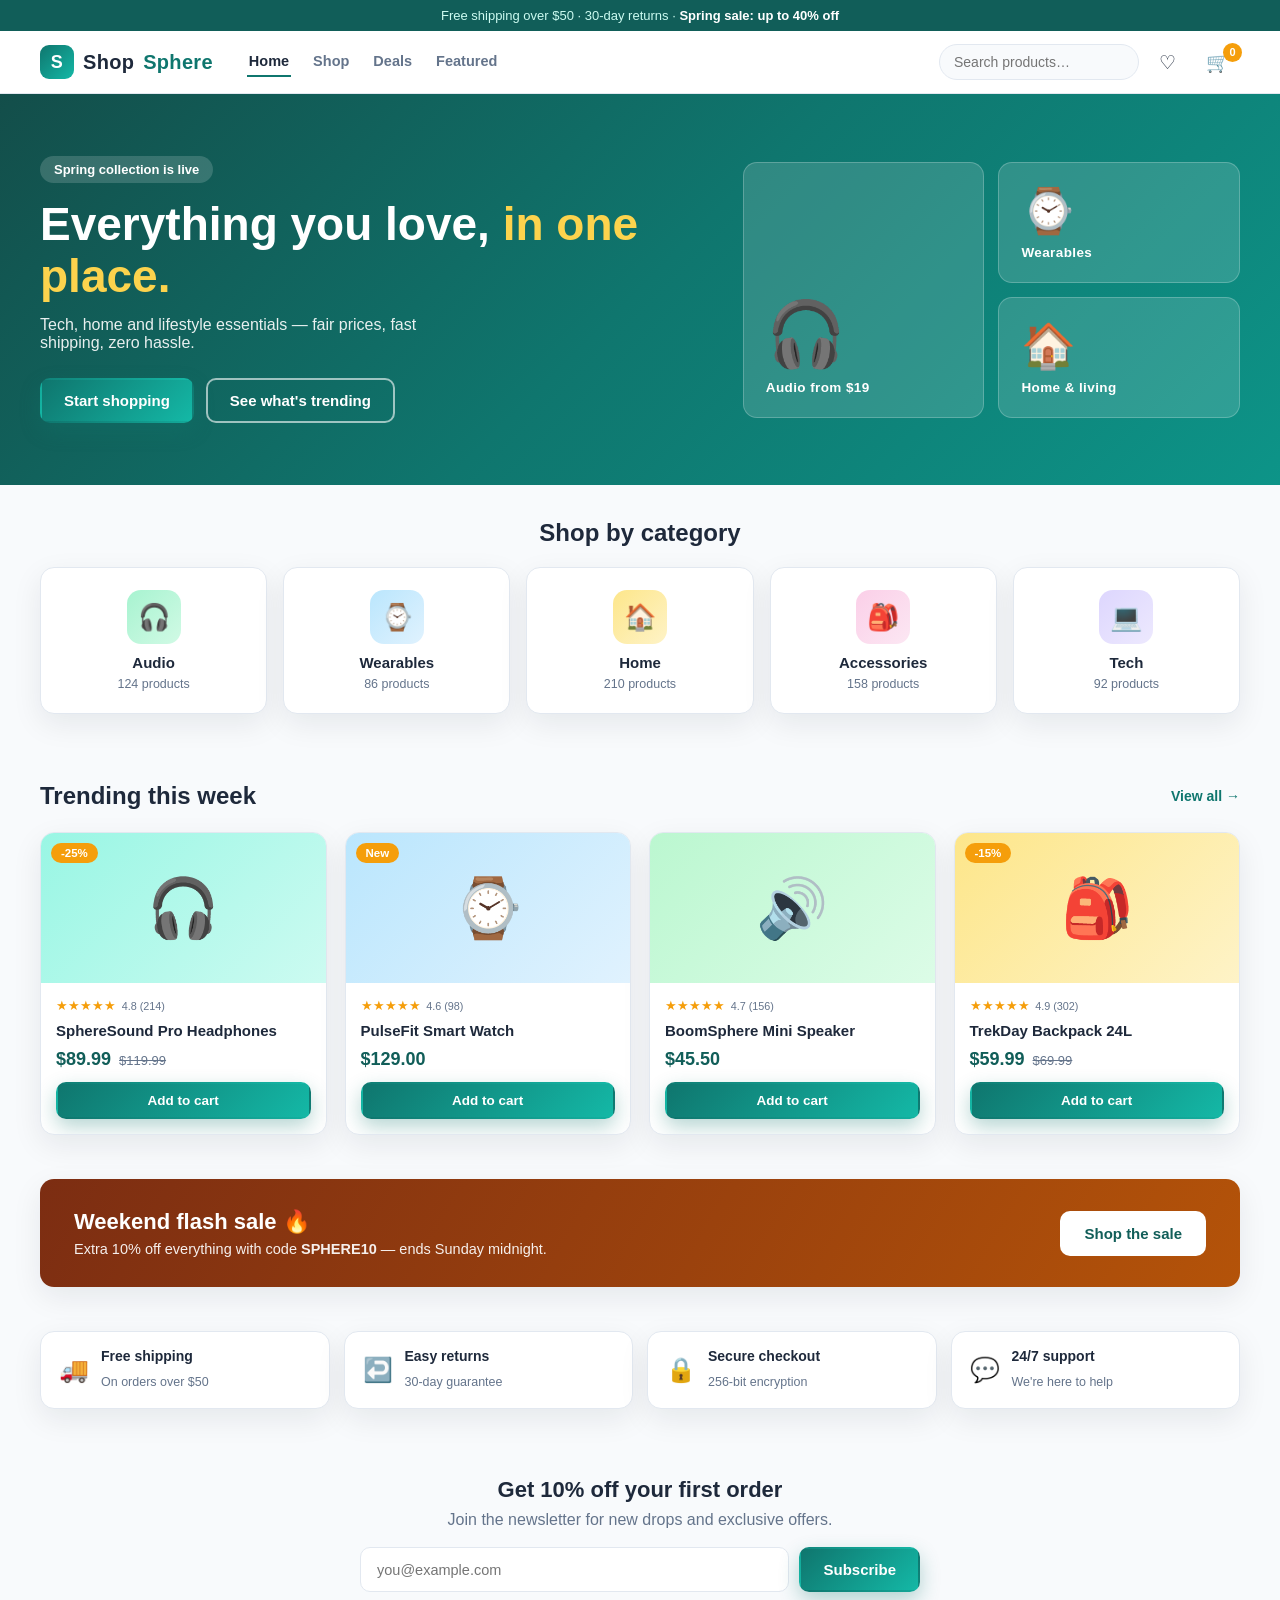
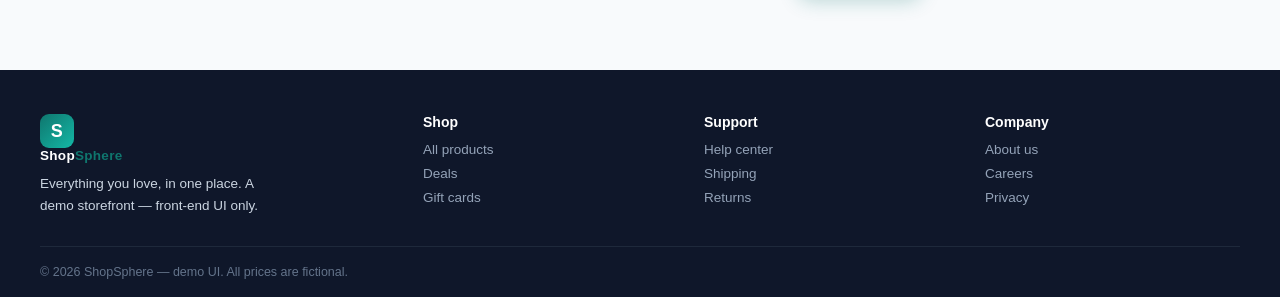
<file: index.html>
<!DOCTYPE html>
<html lang="en">
<head>
  <meta charset="UTF-8" />
  <meta name="viewport" content="width=device-width, initial-scale=1.0" />
  <title>ShopSphere — Everything you love, in one place</title>
  <link rel="stylesheet" href="styles.css" />
</head>
<body>
  <!-- ======= Top bar ======= -->
  <div class="topbar">Free shipping over $50 · 30-day returns · <strong>Spring sale: up to 40% off</strong></div>

  <!-- ======= Header ======= -->
  <header class="site-header">
    <div class="container header-inner">
      <a href="index.html" class="logo"><span class="logo-mark">S</span> Shop<span>Sphere</span></a>

      <nav class="main-nav" aria-label="Main">
        <a href="index.html" class="active">Home</a>
        <a href="shop.html">Shop</a>
        <a href="shop.html">Deals</a>
        <a href="product.html">Featured</a>
      </nav>

      <div class="header-actions">
        <div class="search-box">
          <input type="search" placeholder="Search products…" aria-label="Search products" />
        </div>
        <a href="#" class="icon-link" aria-label="Wishlist">♡</a>
        <a href="cart.html" class="cart-link" aria-label="View cart">🛒 <span class="cart-badge" id="cart-count">0</span></a>
      </div>
    </div>
  </header>

  <!-- ======= Hero ======= -->
  <section class="hero">
    <div class="container hero-inner">
      <div class="hero-copy">
        <p class="hero-kicker">Spring collection is live</p>
        <h1>Everything you love, <em>in one place.</em></h1>
        <p class="hero-sub">Tech, home and lifestyle essentials — fair prices, fast shipping, zero hassle.</p>
        <div class="hero-cta">
          <a href="shop.html" class="btn btn-primary">Start shopping</a>
          <a href="#trending" class="btn btn-ghost">See what's trending</a>
        </div>
      </div>
      <div class="hero-art" aria-hidden="true">
        <div class="hero-card hc-1">🎧 <span>Audio from $19</span></div>
        <div class="hero-card hc-2">⌚ <span>Wearables</span></div>
        <div class="hero-card hc-3">🏠 <span>Home &amp; living</span></div>
      </div>
    </div>
  </section>

  <!-- ======= Categories ======= -->
  <section class="container section">
    <h2 class="center">Shop by category</h2>
    <div class="category-grid">
      <a href="shop.html" class="category-card"><span class="cat-icon c-1">🎧</span><strong>Audio</strong><small>124 products</small></a>
      <a href="shop.html" class="category-card"><span class="cat-icon c-2">⌚</span><strong>Wearables</strong><small>86 products</small></a>
      <a href="shop.html" class="category-card"><span class="cat-icon c-3">🏠</span><strong>Home</strong><small>210 products</small></a>
      <a href="shop.html" class="category-card"><span class="cat-icon c-4">🎒</span><strong>Accessories</strong><small>158 products</small></a>
      <a href="shop.html" class="category-card"><span class="cat-icon c-5">💻</span><strong>Tech</strong><small>92 products</small></a>
    </div>
  </section>

  <!-- ======= Trending ======= -->
  <section id="trending" class="container section">
    <div class="section-head">
      <h2>Trending this week</h2>
      <a href="shop.html" class="see-all">View all →</a>
    </div>
    <div class="product-grid">
      <article class="product-card">
        <a class="product-thumb t-1" href="product.html"><span class="tag">-25%</span>🎧</a>
        <div class="product-info">
          <div class="stars">★★★★★ <small>4.8 (214)</small></div>
          <h3><a href="product.html">SphereSound Pro Headphones</a></h3>
          <div class="price"><span class="now">$89.99</span> <s>$119.99</s></div>
          <button class="btn btn-primary btn-sm add-to-cart">Add to cart</button>
        </div>
      </article>

      <article class="product-card">
        <a class="product-thumb t-2" href="product.html"><span class="tag">New</span>⌚</a>
        <div class="product-info">
          <div class="stars">★★★★★ <small>4.6 (98)</small></div>
          <h3><a href="product.html">PulseFit Smart Watch</a></h3>
          <div class="price"><span class="now">$129.00</span></div>
          <button class="btn btn-primary btn-sm add-to-cart">Add to cart</button>
        </div>
      </article>

      <article class="product-card">
        <a class="product-thumb t-3" href="product.html">🔊</a>
        <div class="product-info">
          <div class="stars">★★★★★ <small>4.7 (156)</small></div>
          <h3><a href="product.html">BoomSphere Mini Speaker</a></h3>
          <div class="price"><span class="now">$45.50</span></div>
          <button class="btn btn-primary btn-sm add-to-cart">Add to cart</button>
        </div>
      </article>

      <article class="product-card">
        <a class="product-thumb t-4" href="product.html"><span class="tag">-15%</span>🎒</a>
        <div class="product-info">
          <div class="stars">★★★★★ <small>4.9 (302)</small></div>
          <h3><a href="product.html">TrekDay Backpack 24L</a></h3>
          <div class="price"><span class="now">$59.99</span> <s>$69.99</s></div>
          <button class="btn btn-primary btn-sm add-to-cart">Add to cart</button>
        </div>
      </article>
    </div>
  </section>

  <!-- ======= Deal banner ======= -->
  <section class="container">
    <div class="deal-banner">
      <div>
        <h2>Weekend flash sale 🔥</h2>
        <p>Extra 10% off everything with code <strong>SPHERE10</strong> — ends Sunday midnight.</p>
      </div>
      <a href="shop.html" class="btn btn-light">Shop the sale</a>
    </div>
  </section>

  <!-- ======= Features ======= -->
  <section class="container section">
    <div class="features">
      <div class="feature">🚚 <div><strong>Free shipping</strong><small>On orders over $50</small></div></div>
      <div class="feature">↩️ <div><strong>Easy returns</strong><small>30-day guarantee</small></div></div>
      <div class="feature">🔒 <div><strong>Secure checkout</strong><small>256-bit encryption</small></div></div>
      <div class="feature">💬 <div><strong>24/7 support</strong><small>We're here to help</small></div></div>
    </div>
  </section>

  <!-- ======= Newsletter ======= -->
  <section class="container section newsletter">
    <h2>Get 10% off your first order</h2>
    <p>Join the newsletter for new drops and exclusive offers.</p>
    <form class="news-form" onsubmit="event.preventDefault(); this.reset(); showToast('Thanks for subscribing! ✓');">
      <input type="email" placeholder="you@example.com" required aria-label="Email address" />
      <button type="submit" class="btn btn-primary">Subscribe</button>
    </form>
  </section>

  <!-- ======= Footer ======= -->
  <footer class="site-footer">
    <div class="container footer-grid">
      <div>
        <a href="index.html" class="logo"><span class="logo-mark">S</span> Shop<span>Sphere</span></a>
        <p class="footer-about">Everything you love, in one place. A demo storefront — front-end UI only.</p>
      </div>
      <div>
        <h4>Shop</h4>
        <a href="shop.html">All products</a>
        <a href="shop.html">Deals</a>
        <a href="#">Gift cards</a>
      </div>
      <div>
        <h4>Support</h4>
        <a href="#">Help center</a>
        <a href="#">Shipping</a>
        <a href="#">Returns</a>
      </div>
      <div>
        <h4>Company</h4>
        <a href="#">About us</a>
        <a href="#">Careers</a>
        <a href="#">Privacy</a>
      </div>
    </div>
    <div class="container footer-bottom">© 2026 ShopSphere — demo UI. All prices are fictional.</div>
  </footer>

  <div class="toast" id="toast">Added to cart ✓</div>
  <script src="script.js"></script>
</body>
</html>
</file>
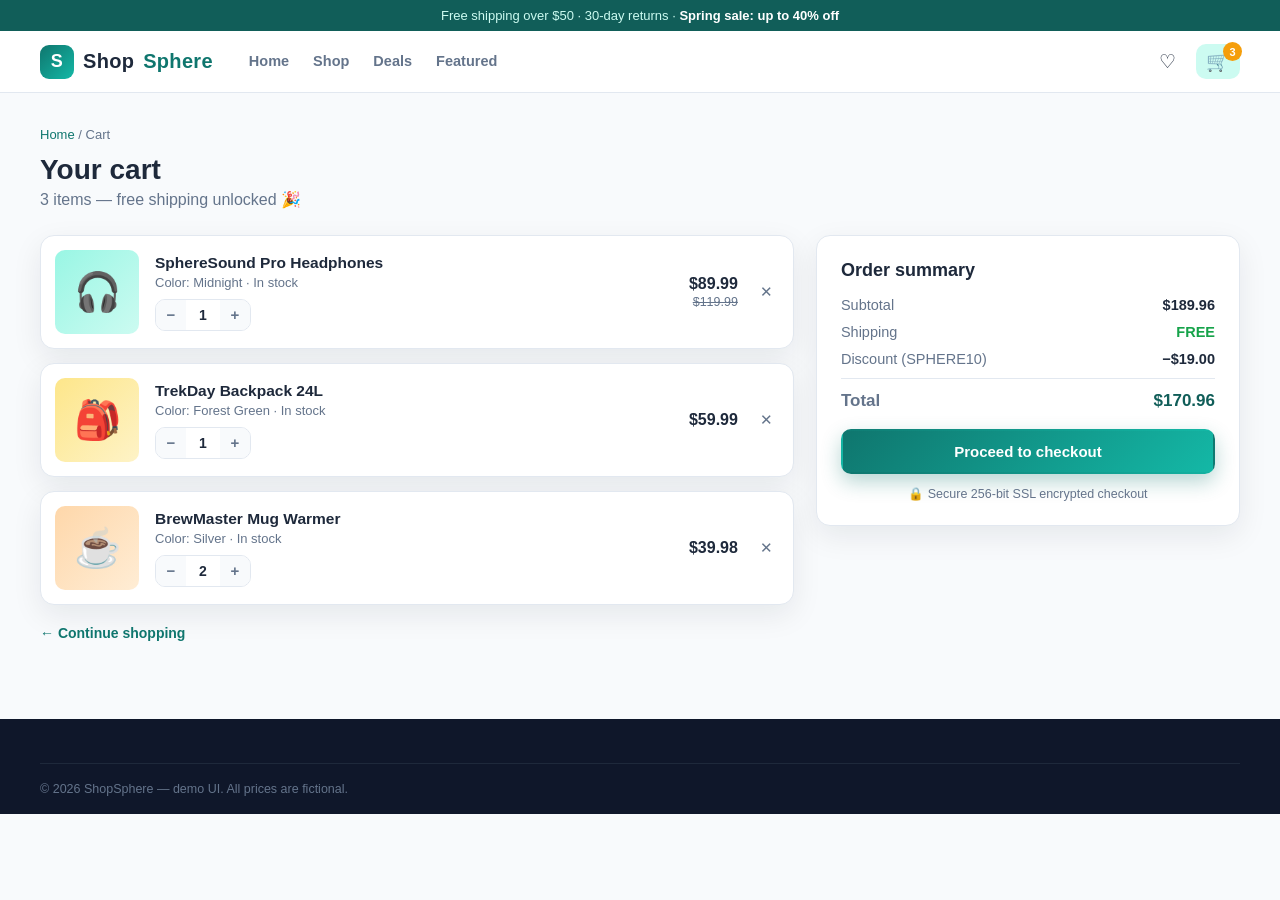
<file: cart.html>
<!DOCTYPE html>
<html lang="en">
<head>
  <meta charset="UTF-8" />
  <meta name="viewport" content="width=device-width, initial-scale=1.0" />
  <title>Your Cart — ShopSphere</title>
  <link rel="stylesheet" href="styles.css" />
</head>
<body>
  <div class="topbar">Free shipping over $50 · 30-day returns · <strong>Spring sale: up to 40% off</strong></div>

  <header class="site-header">
    <div class="container header-inner">
      <a href="index.html" class="logo"><span class="logo-mark">S</span> Shop<span>Sphere</span></a>
      <nav class="main-nav" aria-label="Main">
        <a href="index.html">Home</a>
        <a href="shop.html">Shop</a>
        <a href="shop.html">Deals</a>
        <a href="product.html">Featured</a>
      </nav>
      <div class="header-actions">
        <a href="#" class="icon-link" aria-label="Wishlist">♡</a>
        <a href="cart.html" class="cart-link active" aria-label="View cart">🛒 <span class="cart-badge">3</span></a>
      </div>
    </div>
  </header>

  <main class="container section">
    <nav class="breadcrumb" aria-label="Breadcrumb"><a href="index.html">Home</a> / <span>Cart</span></nav>
    <h1 class="page-title">Your cart</h1>
    <p class="page-sub">3 items — free shipping unlocked 🎉</p>

    <div class="cart-layout">
      <section class="cart-items" aria-label="Cart items">
        <div class="cart-item">
          <a class="cart-thumb t-1" href="product.html">🎧</a>
          <div class="cart-item-info">
            <h3><a href="product.html">SphereSound Pro Headphones</a></h3>
            <p class="item-meta">Color: Midnight · In stock</p>
            <div class="qty">
              <button aria-label="Decrease quantity">−</button>
              <span>1</span>
              <button aria-label="Increase quantity">+</button>
            </div>
          </div>
          <div class="cart-item-price"><strong>$89.99</strong> <s>$119.99</s></div>
          <button class="remove" aria-label="Remove item">✕</button>
        </div>

        <div class="cart-item">
          <a class="cart-thumb t-4" href="product.html">🎒</a>
          <div class="cart-item-info">
            <h3><a href="product.html">TrekDay Backpack 24L</a></h3>
            <p class="item-meta">Color: Forest Green · In stock</p>
            <div class="qty">
              <button aria-label="Decrease quantity">−</button>
              <span>1</span>
              <button aria-label="Increase quantity">+</button>
            </div>
          </div>
          <div class="cart-item-price"><strong>$59.99</strong></div>
          <button class="remove" aria-label="Remove item">✕</button>
        </div>

        <div class="cart-item">
          <a class="cart-thumb t-6" href="product.html">☕</a>
          <div class="cart-item-info">
            <h3><a href="product.html">BrewMaster Mug Warmer</a></h3>
            <p class="item-meta">Color: Silver · In stock</p>
            <div class="qty">
              <button aria-label="Decrease quantity">−</button>
              <span>2</span>
              <button aria-label="Increase quantity">+</button>
            </div>
          </div>
          <div class="cart-item-price"><strong>$39.98</strong></div>
          <button class="remove" aria-label="Remove item">✕</button>
        </div>

        <a href="shop.html" class="continue-link">← Continue shopping</a>
      </section>

      <aside class="cart-summary" aria-label="Order summary">
        <h2>Order summary</h2>
        <dl>
          <div><dt>Subtotal</dt><dd>$189.96</dd></div>
          <div><dt>Shipping</dt><dd class="free">FREE</dd></div>
          <div><dt>Discount (SPHERE10)</dt><dd>−$19.00</dd></div>
          <div class="total"><dt>Total</dt><dd>$170.96</dd></div>
        </dl>
        <a href="checkout.html" class="btn btn-primary btn-block">Proceed to checkout</a>
        <p class="secure-note">🔒 Secure 256-bit SSL encrypted checkout</p>
      </aside>
    </div>
  </main>

  <footer class="site-footer">
    <div class="container footer-bottom">© 2026 ShopSphere — demo UI. All prices are fictional.</div>
  </footer>
</body>
</html>
</file>
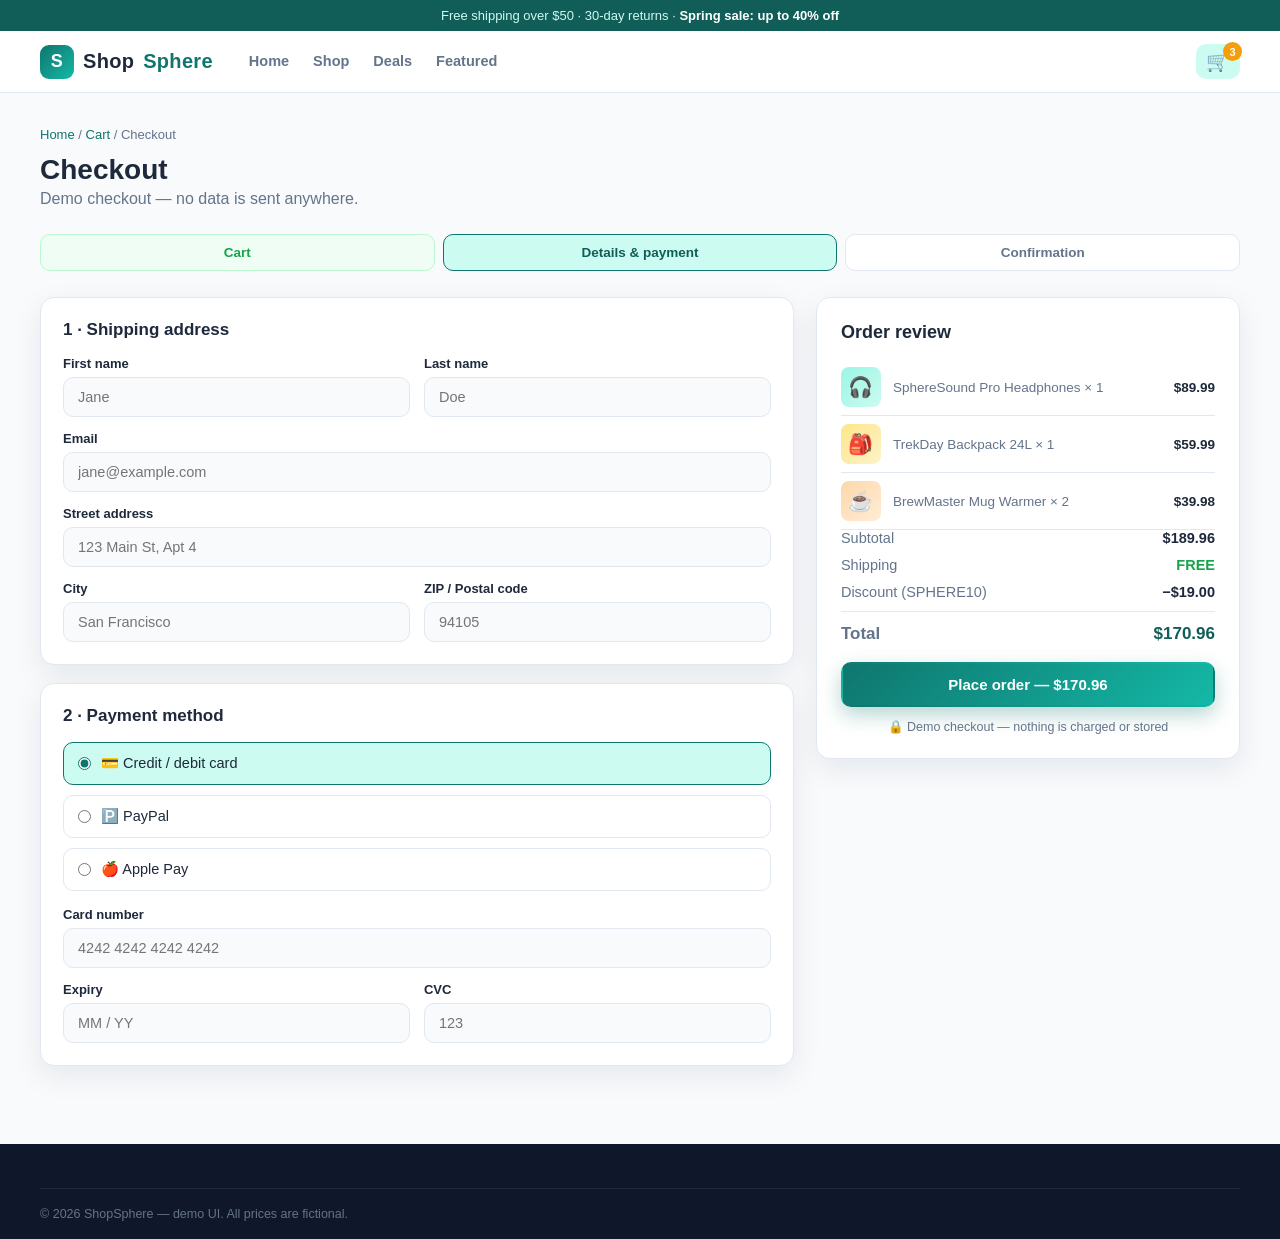
<file: checkout.html>
<!DOCTYPE html>
<html lang="en">
<head>
  <meta charset="UTF-8" />
  <meta name="viewport" content="width=device-width, initial-scale=1.0" />
  <title>Checkout — ShopSphere</title>
  <link rel="stylesheet" href="styles.css" />
</head>
<body>
  <div class="topbar">Free shipping over $50 · 30-day returns · <strong>Spring sale: up to 40% off</strong></div>

  <header class="site-header">
    <div class="container header-inner">
      <a href="index.html" class="logo"><span class="logo-mark">S</span> Shop<span>Sphere</span></a>
      <nav class="main-nav" aria-label="Main">
        <a href="index.html">Home</a>
        <a href="shop.html">Shop</a>
        <a href="shop.html">Deals</a>
        <a href="product.html">Featured</a>
      </nav>
      <div class="header-actions">
        <a href="cart.html" class="cart-link active" aria-label="View cart">🛒 <span class="cart-badge">3</span></a>
      </div>
    </div>
  </header>

  <main class="container section">
    <nav class="breadcrumb" aria-label="Breadcrumb">
      <a href="index.html">Home</a> / <a href="cart.html">Cart</a> / <span>Checkout</span>
    </nav>
    <h1 class="page-title">Checkout</h1>
    <p class="page-sub">Demo checkout — no data is sent anywhere.</p>

    <!-- Steps indicator -->
    <ol class="steps">
      <li class="done">Cart</li>
      <li class="current">Details &amp; payment</li>
      <li>Confirmation</li>
    </ol>

    <form class="checkout-layout" onsubmit="event.preventDefault(); showToast('Demo UI — order not actually placed 🙂');">
      <!-- ======= Form ======= -->
      <div class="checkout-form">
        <section class="form-card">
          <h2>1 · Shipping address</h2>
          <div class="form-grid">
            <div class="field"><label for="fname">First name</label><input id="fname" required placeholder="Jane" /></div>
            <div class="field"><label for="lname">Last name</label><input id="lname" required placeholder="Doe" /></div>
            <div class="field span-2"><label for="email">Email</label><input id="email" type="email" required placeholder="jane@example.com" /></div>
            <div class="field span-2"><label for="addr">Street address</label><input id="addr" required placeholder="123 Main St, Apt 4" /></div>
            <div class="field"><label for="city">City</label><input id="city" required placeholder="San Francisco" /></div>
            <div class="field"><label for="zip">ZIP / Postal code</label><input id="zip" required placeholder="94105" /></div>
          </div>
        </section>

        <section class="form-card">
          <h2>2 · Payment method</h2>
          <div class="pay-options">
            <label class="pay-option"><input type="radio" name="pay" checked /> 💳 Credit / debit card</label>
            <label class="pay-option"><input type="radio" name="pay" /> 🅿️ PayPal</label>
            <label class="pay-option"><input type="radio" name="pay" /> 🍎 Apple Pay</label>
          </div>
          <div class="form-grid">
            <div class="field span-2"><label for="cardnum">Card number</label><input id="cardnum" placeholder="4242 4242 4242 4242" inputmode="numeric" /></div>
            <div class="field"><label for="exp">Expiry</label><input id="exp" placeholder="MM / YY" /></div>
            <div class="field"><label for="cvc">CVC</label><input id="cvc" placeholder="123" inputmode="numeric" /></div>
          </div>
        </section>
      </div>

      <!-- ======= Review ======= -->
      <aside class="cart-summary" aria-label="Order review">
        <h2>Order review</h2>
        <div class="mini-item"><span class="mini-thumb t-1">🎧</span><div>SphereSound Pro Headphones × 1</div><strong>$89.99</strong></div>
        <div class="mini-item"><span class="mini-thumb t-4">🎒</span><div>TrekDay Backpack 24L × 1</div><strong>$59.99</strong></div>
        <div class="mini-item"><span class="mini-thumb t-6">☕</span><div>BrewMaster Mug Warmer × 2</div><strong>$39.98</strong></div>
        <dl>
          <div><dt>Subtotal</dt><dd>$189.96</dd></div>
          <div><dt>Shipping</dt><dd class="free">FREE</dd></div>
          <div><dt>Discount (SPHERE10)</dt><dd>−$19.00</dd></div>
          <div class="total"><dt>Total</dt><dd>$170.96</dd></div>
        </dl>
        <button type="submit" class="btn btn-primary btn-block">Place order — $170.96</button>
        <p class="secure-note">🔒 Demo checkout — nothing is charged or stored</p>
      </aside>
    </form>
  </main>

  <footer class="site-footer">
    <div class="container footer-bottom">© 2026 ShopSphere — demo UI. All prices are fictional.</div>
  </footer>

  <div class="toast" id="toast">Order placed (demo) ✓</div>
  <script src="script.js"></script>
</body>
</html>
</file>
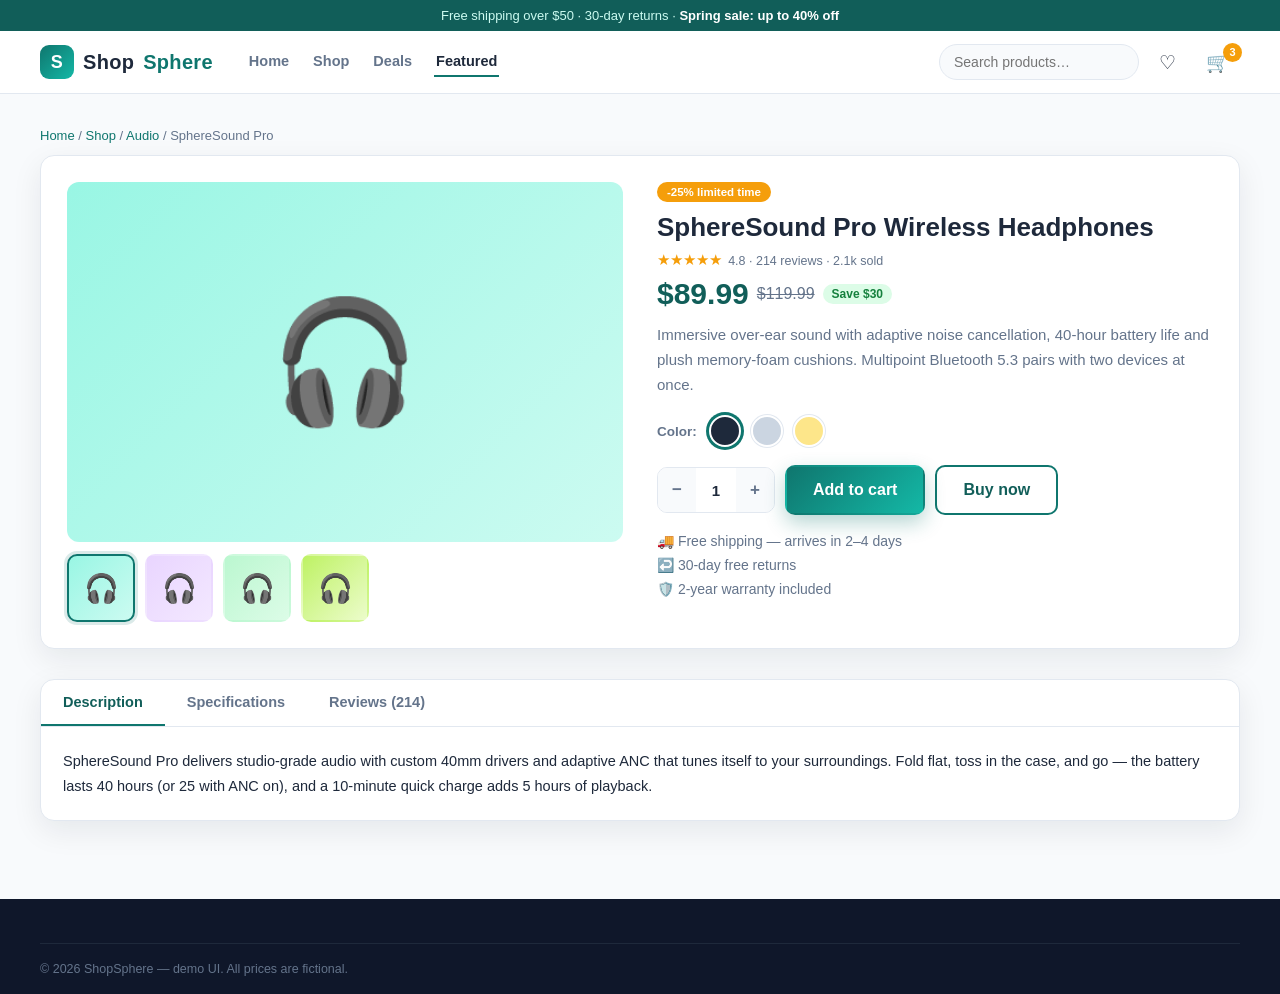
<file: product.html>
<!DOCTYPE html>
<html lang="en">
<head>
  <meta charset="UTF-8" />
  <meta name="viewport" content="width=device-width, initial-scale=1.0" />
  <title>SphereSound Pro Headphones — ShopSphere</title>
  <link rel="stylesheet" href="styles.css" />
</head>
<body>
  <div class="topbar">Free shipping over $50 · 30-day returns · <strong>Spring sale: up to 40% off</strong></div>

  <header class="site-header">
    <div class="container header-inner">
      <a href="index.html" class="logo"><span class="logo-mark">S</span> Shop<span>Sphere</span></a>
      <nav class="main-nav" aria-label="Main">
        <a href="index.html">Home</a>
        <a href="shop.html">Shop</a>
        <a href="shop.html">Deals</a>
        <a href="product.html" class="active">Featured</a>
      </nav>
      <div class="header-actions">
        <div class="search-box"><input type="search" placeholder="Search products…" aria-label="Search products" /></div>
        <a href="#" class="icon-link" aria-label="Wishlist">♡</a>
        <a href="cart.html" class="cart-link" aria-label="View cart">🛒 <span class="cart-badge">3</span></a>
      </div>
    </div>
  </header>

  <main class="container section">
    <nav class="breadcrumb" aria-label="Breadcrumb">
      <a href="index.html">Home</a> / <a href="shop.html">Shop</a> / <a href="shop.html">Audio</a> / <span>SphereSound Pro</span>
    </nav>

    <div class="product-page">
      <!-- ======= Gallery ======= -->
      <div class="gallery">
        <div class="gallery-main t-1">🎧</div>
        <div class="gallery-thumbs">
          <button class="thumb t-1 active" aria-label="View image 1">🎧</button>
          <button class="thumb t-7" aria-label="View image 2">🎧</button>
          <button class="thumb t-3" aria-label="View image 3">🎧</button>
          <button class="thumb t-9" aria-label="View image 4">🎧</button>
        </div>
      </div>

      <!-- ======= Info ======= -->
      <div class="product-detail">
        <span class="tag">-25% limited time</span>
        <h1>SphereSound Pro Wireless Headphones</h1>
        <div class="stars big">★★★★★ <small>4.8 · 214 reviews · 2.1k sold</small></div>
        <div class="price big"><span class="now">$89.99</span> <s>$119.99</s> <span class="save">Save $30</span></div>

        <p class="detail-desc">
          Immersive over-ear sound with adaptive noise cancellation, 40-hour battery life and
          plush memory-foam cushions. Multipoint Bluetooth 5.3 pairs with two devices at once.
        </p>

        <div class="option-row">
          <span class="option-label">Color:</span>
          <div class="swatches" role="radiogroup" aria-label="Color">
            <button class="swatch sw-midnight active" aria-label="Midnight"></button>
            <button class="swatch sw-silver" aria-label="Silver"></button>
            <button class="swatch sw-sand" aria-label="Sand"></button>
          </div>
        </div>

        <div class="buy-row">
          <div class="qty" aria-label="Quantity">
            <button aria-label="Decrease quantity">−</button>
            <span>1</span>
            <button aria-label="Increase quantity">+</button>
          </div>
          <button class="btn btn-primary btn-lg add-to-cart">Add to cart</button>
          <button class="btn btn-outline btn-lg" onclick="showToast('Demo UI — no backend 🙂')">Buy now</button>
        </div>

        <ul class="perks">
          <li>🚚 Free shipping — arrives in 2–4 days</li>
          <li>↩️ 30-day free returns</li>
          <li>🛡️ 2-year warranty included</li>
        </ul>
      </div>
    </div>

    <!-- ======= Tabs ======= -->
    <div class="tabs" data-tabs>
      <div class="tab-list" role="tablist">
        <button class="tab active" role="tab">Description</button>
        <button class="tab" role="tab">Specifications</button>
        <button class="tab" role="tab">Reviews (214)</button>
      </div>
      <div class="tab-panel active">
        <p>
          SphereSound Pro delivers studio-grade audio with custom 40mm drivers and adaptive ANC that
          tunes itself to your surroundings. Fold flat, toss in the case, and go — the battery lasts
          40 hours (or 25 with ANC on), and a 10-minute quick charge adds 5 hours of playback.
        </p>
      </div>
      <div class="tab-panel">
        <table class="spec-table">
          <tr><th>Drivers</th><td>40 mm dynamic, custom-tuned</td></tr>
          <tr><th>Battery</th><td>40 h (ANC off) · 25 h (ANC on)</td></tr>
          <tr><th>Bluetooth</th><td>5.3 with multipoint</td></tr>
          <tr><th>Weight</th><td>254 g</td></tr>
          <tr><th>In the box</th><td>Headphones, case, USB-C cable, 3.5mm cable</td></tr>
        </table>
      </div>
      <div class="tab-panel">
        <div class="review">
          <div class="stars">★★★★★</div>
          <strong>"Best headphones under $100"</strong>
          <p>Anc is surprisingly good for this price. Battery genuinely lasts the full week of commutes.</p>
          <small>— Maya R. · Verified purchase</small>
        </div>
        <div class="review">
          <div class="stars">★★★★☆</div>
          <strong>"Great sound, snug fit"</strong>
          <p>Sound is warm and detailed. Fit is a bit tight on larger heads but loosens over time.</p>
          <small>— Daniel K. · Verified purchase</small>
        </div>
      </div>
    </div>
  </main>

  <footer class="site-footer">
    <div class="container footer-bottom">© 2026 ShopSphere — demo UI. All prices are fictional.</div>
  </footer>

  <div class="toast" id="toast">Added to cart ✓</div>
  <script src="script.js"></script>
</body>
</html>
</file>
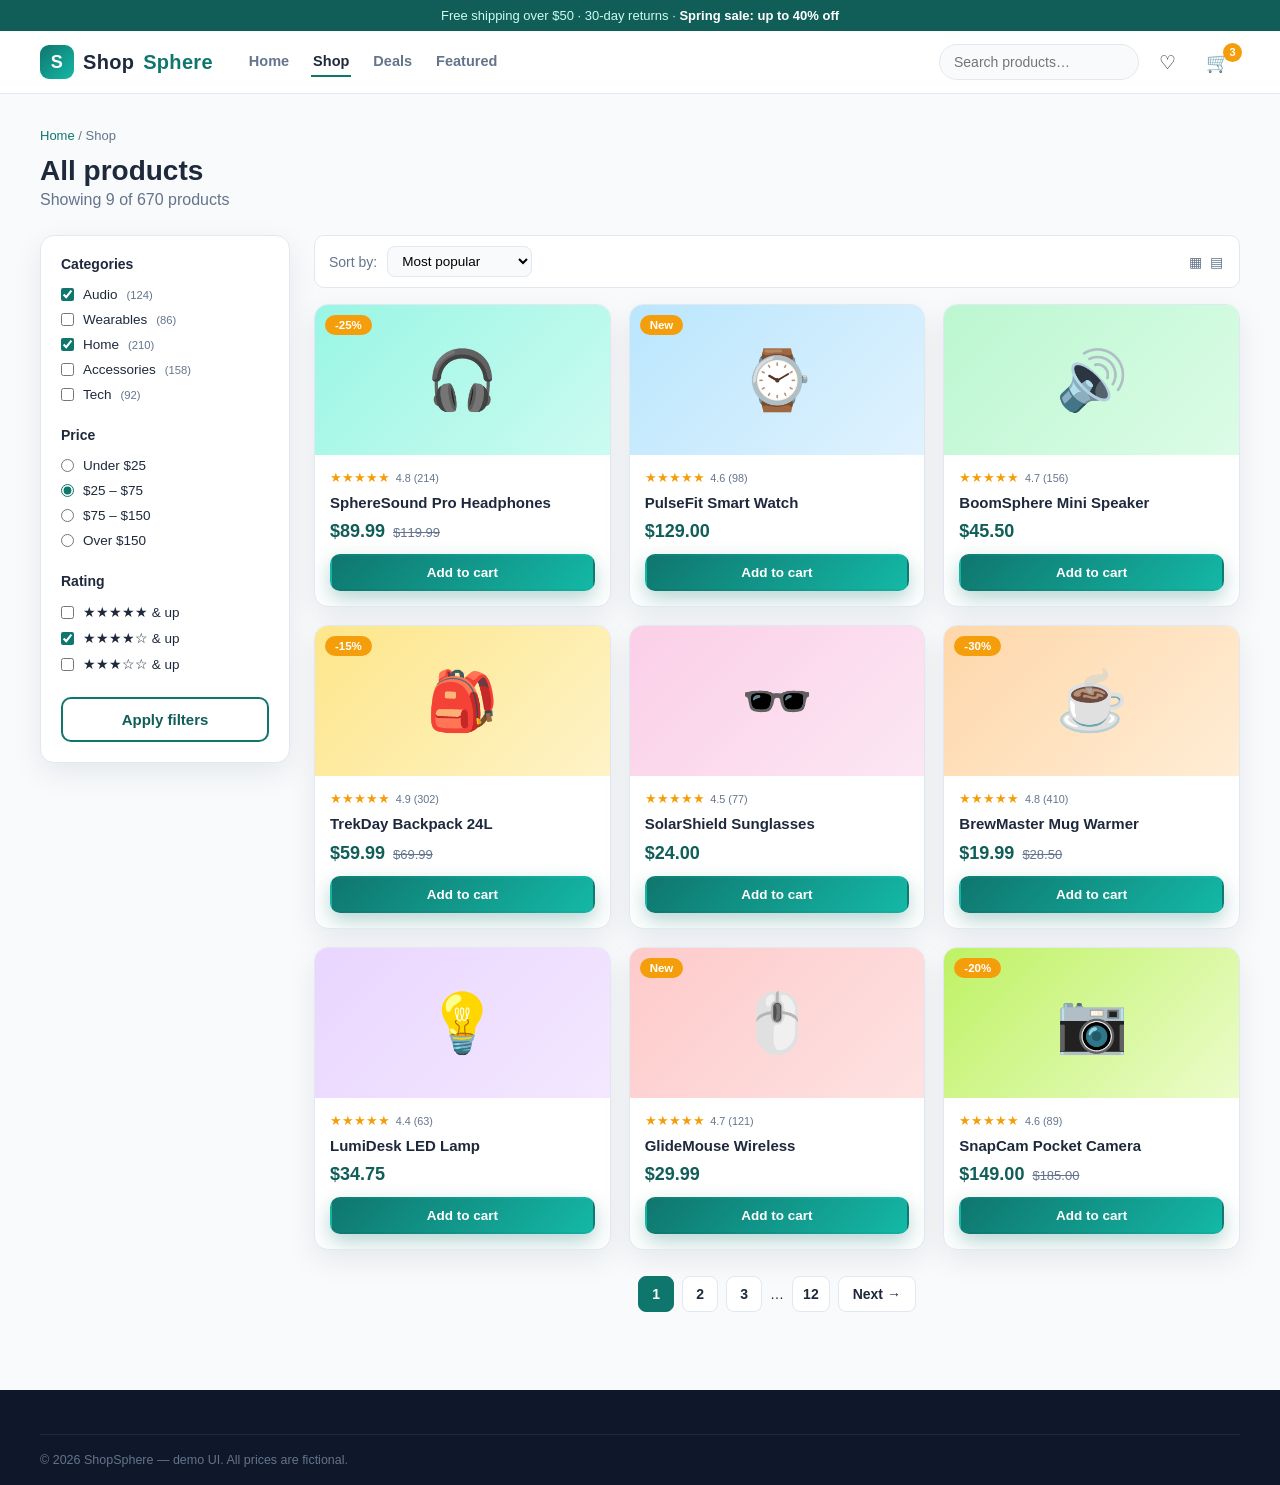
<file: shop.html>
<!DOCTYPE html>
<html lang="en">
<head>
  <meta charset="UTF-8" />
  <meta name="viewport" content="width=device-width, initial-scale=1.0" />
  <title>Shop — ShopSphere</title>
  <link rel="stylesheet" href="styles.css" />
</head>
<body>
  <div class="topbar">Free shipping over $50 · 30-day returns · <strong>Spring sale: up to 40% off</strong></div>

  <header class="site-header">
    <div class="container header-inner">
      <a href="index.html" class="logo"><span class="logo-mark">S</span> Shop<span>Sphere</span></a>
      <nav class="main-nav" aria-label="Main">
        <a href="index.html">Home</a>
        <a href="shop.html" class="active">Shop</a>
        <a href="shop.html">Deals</a>
        <a href="product.html">Featured</a>
      </nav>
      <div class="header-actions">
        <div class="search-box"><input type="search" placeholder="Search products…" aria-label="Search products" /></div>
        <a href="#" class="icon-link" aria-label="Wishlist">♡</a>
        <a href="cart.html" class="cart-link" aria-label="View cart">🛒 <span class="cart-badge">3</span></a>
      </div>
    </div>
  </header>

  <main class="container section">
    <nav class="breadcrumb" aria-label="Breadcrumb"><a href="index.html">Home</a> / <span>Shop</span></nav>
    <h1 class="page-title">All products</h1>
    <p class="page-sub">Showing 9 of 670 products</p>

    <div class="shop-layout">
      <!-- ======= Filters ======= -->
      <aside class="filters" aria-label="Product filters">
        <div class="filter-group">
          <h3>Categories</h3>
          <label><input type="checkbox" checked /> Audio <small>(124)</small></label>
          <label><input type="checkbox" /> Wearables <small>(86)</small></label>
          <label><input type="checkbox" checked /> Home <small>(210)</small></label>
          <label><input type="checkbox" /> Accessories <small>(158)</small></label>
          <label><input type="checkbox" /> Tech <small>(92)</small></label>
        </div>

        <div class="filter-group">
          <h3>Price</h3>
          <label><input type="radio" name="price" /> Under $25</label>
          <label><input type="radio" name="price" checked /> $25 – $75</label>
          <label><input type="radio" name="price" /> $75 – $150</label>
          <label><input type="radio" name="price" /> Over $150</label>
        </div>

        <div class="filter-group">
          <h3>Rating</h3>
          <label><input type="checkbox" /> ★★★★★ &amp; up</label>
          <label><input type="checkbox" checked /> ★★★★☆ &amp; up</label>
          <label><input type="checkbox" /> ★★★☆☆ &amp; up</label>
        </div>

        <button class="btn btn-outline btn-block">Apply filters</button>
      </aside>

      <!-- ======= Grid ======= -->
      <section>
        <div class="toolbar">
          <span class="toolbar-label">Sort by:</span>
          <select aria-label="Sort products">
            <option>Most popular</option>
            <option>Price: low to high</option>
            <option>Price: high to low</option>
            <option>Newest</option>
          </select>
          <span class="view-toggle" aria-label="View density">▦ ▤</span>
        </div>

        <div class="product-grid grid-3">
          <article class="product-card">
            <a class="product-thumb t-1" href="product.html"><span class="tag">-25%</span>🎧</a>
            <div class="product-info">
              <div class="stars">★★★★★ <small>4.8 (214)</small></div>
              <h3><a href="product.html">SphereSound Pro Headphones</a></h3>
              <div class="price"><span class="now">$89.99</span> <s>$119.99</s></div>
              <button class="btn btn-primary btn-sm add-to-cart">Add to cart</button>
            </div>
          </article>

          <article class="product-card">
            <a class="product-thumb t-2" href="product.html"><span class="tag">New</span>⌚</a>
            <div class="product-info">
              <div class="stars">★★★★★ <small>4.6 (98)</small></div>
              <h3><a href="product.html">PulseFit Smart Watch</a></h3>
              <div class="price"><span class="now">$129.00</span></div>
              <button class="btn btn-primary btn-sm add-to-cart">Add to cart</button>
            </div>
          </article>

          <article class="product-card">
            <a class="product-thumb t-3" href="product.html">🔊</a>
            <div class="product-info">
              <div class="stars">★★★★★ <small>4.7 (156)</small></div>
              <h3><a href="product.html">BoomSphere Mini Speaker</a></h3>
              <div class="price"><span class="now">$45.50</span></div>
              <button class="btn btn-primary btn-sm add-to-cart">Add to cart</button>
            </div>
          </article>

          <article class="product-card">
            <a class="product-thumb t-4" href="product.html"><span class="tag">-15%</span>🎒</a>
            <div class="product-info">
              <div class="stars">★★★★★ <small>4.9 (302)</small></div>
              <h3><a href="product.html">TrekDay Backpack 24L</a></h3>
              <div class="price"><span class="now">$59.99</span> <s>$69.99</s></div>
              <button class="btn btn-primary btn-sm add-to-cart">Add to cart</button>
            </div>
          </article>

          <article class="product-card">
            <a class="product-thumb t-5" href="product.html">🕶️</a>
            <div class="product-info">
              <div class="stars">★★★★★ <small>4.5 (77)</small></div>
              <h3><a href="product.html">SolarShield Sunglasses</a></h3>
              <div class="price"><span class="now">$24.00</span></div>
              <button class="btn btn-primary btn-sm add-to-cart">Add to cart</button>
            </div>
          </article>

          <article class="product-card">
            <a class="product-thumb t-6" href="product.html"><span class="tag">-30%</span>☕</a>
            <div class="product-info">
              <div class="stars">★★★★★ <small>4.8 (410)</small></div>
              <h3><a href="product.html">BrewMaster Mug Warmer</a></h3>
              <div class="price"><span class="now">$19.99</span> <s>$28.50</s></div>
              <button class="btn btn-primary btn-sm add-to-cart">Add to cart</button>
            </div>
          </article>

          <article class="product-card">
            <a class="product-thumb t-7" href="product.html">💡</a>
            <div class="product-info">
              <div class="stars">★★★★★ <small>4.4 (63)</small></div>
              <h3><a href="product.html">LumiDesk LED Lamp</a></h3>
              <div class="price"><span class="now">$34.75</span></div>
              <button class="btn btn-primary btn-sm add-to-cart">Add to cart</button>
            </div>
          </article>

          <article class="product-card">
            <a class="product-thumb t-8" href="product.html"><span class="tag">New</span>🖱️</a>
            <div class="product-info">
              <div class="stars">★★★★★ <small>4.7 (121)</small></div>
              <h3><a href="product.html">GlideMouse Wireless</a></h3>
              <div class="price"><span class="now">$29.99</span></div>
              <button class="btn btn-primary btn-sm add-to-cart">Add to cart</button>
            </div>
          </article>

          <article class="product-card">
            <a class="product-thumb t-9" href="product.html"><span class="tag">-20%</span>📷</a>
            <div class="product-info">
              <div class="stars">★★★★★ <small>4.6 (89)</small></div>
              <h3><a href="product.html">SnapCam Pocket Camera</a></h3>
              <div class="price"><span class="now">$149.00</span> <s>$185.00</s></div>
              <button class="btn btn-primary btn-sm add-to-cart">Add to cart</button>
            </div>
          </article>
        </div>

        <div class="pagination">
          <span class="page current">1</span>
          <a class="page" href="#">2</a>
          <a class="page" href="#">3</a>
          <span>…</span>
          <a class="page" href="#">12</a>
          <a class="page next" href="#">Next →</a>
        </div>
      </section>
    </div>
  </main>

  <footer class="site-footer">
    <div class="container footer-bottom">© 2026 ShopSphere — demo UI. All prices are fictional.</div>
  </footer>

  <div class="toast" id="toast">Added to cart ✓</div>
  <script src="script.js"></script>
</body>
</html>
</file>
<file: styles.css>
/* ============ Base ============ */
*,
*::before,
*::after {
  box-sizing: border-box;
  margin: 0;
  padding: 0;
}

:root {
  --brand: #0f766e;
  --brand-dark: #115e59;
  --brand-light: #ccfbf1;
  --accent: #f59e0b;
  --bg: #f8fafc;
  --card: #ffffff;
  --text: #1e293b;
  --muted: #64748b;
  --border: #e2e8f0;
  --radius: 14px;
  --shadow: 0 10px 30px rgba(15, 23, 42, 0.08);
}

html { scroll-behavior: smooth; }

body {
  font-family: "Segoe UI", "Helvetica Neue", Arial, sans-serif;
  color: var(--text);
  background: var(--bg);
  -webkit-font-smoothing: antialiased;
}

.container { width: min(1200px, 100% - 32px); margin-inline: auto; }
a { color: inherit; }

/* ============ Top bar + Header ============ */
.topbar {
  background: var(--brand-dark);
  color: #ccfbf1;
  text-align: center;
  font-size: 13px;
  padding: 8px 16px;
}

.topbar strong { color: #fff; }

.site-header {
  position: sticky;
  top: 0;
  z-index: 50;
  background: rgba(255, 255, 255, 0.94);
  backdrop-filter: blur(8px);
  border-bottom: 1px solid var(--border);
}

.header-inner {
  display: flex;
  align-items: center;
  gap: 26px;
  padding: 13px 0;
}

.logo {
  display: flex;
  align-items: center;
  gap: 9px;
  font-size: 20px;
  font-weight: 800;
  text-decoration: none;
  letter-spacing: 0.3px;
}

.logo span:not(.logo-mark) { color: var(--brand); }

.logo-mark {
  width: 34px;
  height: 34px;
  border-radius: 9px;
  background: linear-gradient(135deg, var(--brand), #14b8a6);
  color: #fff;
  display: grid;
  place-items: center;
  font-size: 18px;
}

.main-nav { display: flex; gap: 20px; margin-left: 8px; }

.main-nav a {
  text-decoration: none;
  font-size: 14.5px;
  font-weight: 600;
  color: var(--muted);
  padding: 6px 2px;
  border-bottom: 2px solid transparent;
}

.main-nav a:hover,
.main-nav a.active { color: var(--text); border-bottom-color: var(--brand); }

.header-actions { display: flex; align-items: center; gap: 12px; margin-left: auto; }

.search-box input {
  width: 200px;
  padding: 9px 14px;
  font-size: 14px;
  border: 1px solid var(--border);
  border-radius: 999px;
  background: var(--bg);
  transition: width 0.2s, border-color 0.2s, background 0.2s;
}

.search-box input:focus {
  outline: none;
  width: 240px;
  background: #fff;
  border-color: var(--brand);
  box-shadow: 0 0 0 3px rgba(15, 118, 110, 0.12);
}

.icon-link { text-decoration: none; font-size: 19px; padding: 6px 8px; border-radius: 10px; }
.icon-link:hover { background: var(--brand-light); }

.cart-link {
  text-decoration: none;
  font-size: 19px;
  position: relative;
  padding: 6px 10px;
  border-radius: 10px;
}

.cart-link:hover,
.cart-link.active { background: var(--brand-light); }

.cart-badge {
  position: absolute;
  top: -2px;
  right: -2px;
  min-width: 19px;
  height: 19px;
  padding: 0 5px;
  border-radius: 999px;
  background: var(--accent);
  color: #fff;
  font-size: 11px;
  font-weight: 700;
  display: grid;
  place-items: center;
}

/* ============ Hero ============ */
.hero {
  background: linear-gradient(135deg, #134e4a 0%, #0f766e 50%, #0d9488 100%);
  color: #fff;
}

.hero-inner {
  display: grid;
  grid-template-columns: 1.15fr 0.85fr;
  gap: 30px;
  align-items: center;
  padding: 62px 0;
}

.hero-kicker {
  display: inline-block;
  background: rgba(255, 255, 255, 0.16);
  padding: 6px 14px;
  border-radius: 999px;
  font-size: 13px;
  font-weight: 600;
  margin-bottom: 16px;
}

.hero h1 {
  font-size: clamp(30px, 4.5vw, 46px);
  line-height: 1.12;
  font-weight: 800;
  margin-bottom: 14px;
}

.hero h1 em { font-style: normal; color: #fcd34d; }

.hero-sub { font-size: 16px; opacity: 0.9; margin-bottom: 26px; max-width: 46ch; }

.hero-cta { display: flex; gap: 12px; flex-wrap: wrap; }

/* ============ Buttons ============ */
.btn {
  display: inline-block;
  padding: 12px 22px;
  border-radius: 10px;
  font-size: 15px;
  font-weight: 700;
  text-decoration: none;
  border: 2px solid transparent;
  cursor: pointer;
  transition: transform 0.1s, filter 0.15s, box-shadow 0.15s, background 0.15s;
  text-align: center;
}

.btn:active { transform: translateY(1px); }

.btn-primary {
  background: linear-gradient(135deg, var(--brand), #14b8a6);
  color: #fff;
  box-shadow: 0 8px 20px rgba(15, 118, 110, 0.3);
}

.btn-primary:hover { filter: brightness(1.07); }

.btn-ghost { border-color: rgba(255, 255, 255, 0.6); color: #fff; }
.btn-ghost:hover { background: rgba(255, 255, 255, 0.12); }

.btn-light { background: #fff; color: var(--brand-dark); }

.btn-outline {
  background: transparent;
  border-color: var(--brand);
  color: var(--brand-dark);
}

.btn-outline:hover { background: var(--brand-light); }

.btn-sm { padding: 9px 16px; font-size: 13.5px; }
.btn-lg { padding: 14px 26px; font-size: 16px; }
.btn-block { width: 100%; }

/* ============ Hero art ============ */
.hero-art { display: grid; grid-template-columns: 1fr 1fr; gap: 14px; }

.hero-card {
  border-radius: var(--radius);
  padding: 22px;
  font-size: 44px;
  display: flex;
  flex-direction: column;
  gap: 8px;
  background: rgba(255, 255, 255, 0.14);
  border: 1px solid rgba(255, 255, 255, 0.22);
  min-height: 118px;
  align-items: flex-start;
  justify-content: flex-end;
}

.hero-card span { font-size: 13.5px; font-weight: 700; letter-spacing: 0.4px; }
.hero-card.hc-1 { grid-row: span 2; font-size: 64px; }

/* ============ Sections ============ */
.section { padding: 34px 0; }
.section.center, h2.center { text-align: center; }
h2 { font-size: 24px; font-weight: 800; margin-bottom: 20px; }

.section-head {
  display: flex;
  align-items: center;
  justify-content: space-between;
  flex-wrap: wrap;
  gap: 14px;
  margin-bottom: 22px;
}

.section-head h2 { margin-bottom: 0; }

.see-all { color: var(--brand); font-weight: 700; font-size: 14px; text-decoration: none; }
.see-all:hover { text-decoration: underline; }

/* ============ Categories ============ */
.category-grid {
  display: grid;
  grid-template-columns: repeat(5, 1fr);
  gap: 16px;
}

.category-card {
  background: var(--card);
  border: 1px solid var(--border);
  border-radius: var(--radius);
  padding: 22px 14px;
  text-align: center;
  text-decoration: none;
  display: flex;
  flex-direction: column;
  gap: 6px;
  box-shadow: var(--shadow);
  transition: transform 0.15s, box-shadow 0.15s;
}

.category-card:hover { transform: translateY(-4px); box-shadow: 0 16px 36px rgba(15, 23, 42, 0.13); }

.cat-icon {
  width: 54px;
  height: 54px;
  margin: 0 auto 4px;
  border-radius: 14px;
  display: grid;
  place-items: center;
  font-size: 26px;
}

.c-1 { background: linear-gradient(135deg, #a7f3d0, #d1fae5); }
.c-2 { background: linear-gradient(135deg, #bae6fd, #e0f2fe); }
.c-3 { background: linear-gradient(135deg, #fde68a, #fef3c7); }
.c-4 { background: linear-gradient(135deg, #fbcfe8, #fce7f3); }
.c-5 { background: linear-gradient(135deg, #ddd6fe, #ede9fe); }

.category-card strong { font-size: 15px; }
.category-card small { color: var(--muted); font-size: 12.5px; }

/* ============ Product cards ============ */
.product-grid { display: grid; grid-template-columns: repeat(4, 1fr); gap: 18px; }
.product-grid.grid-3 { grid-template-columns: repeat(3, 1fr); }

.product-card {
  background: var(--card);
  border: 1px solid var(--border);
  border-radius: var(--radius);
  overflow: hidden;
  box-shadow: var(--shadow);
  display: flex;
  flex-direction: column;
  transition: transform 0.15s, box-shadow 0.15s;
}

.product-card:hover { transform: translateY(-4px); box-shadow: 0 16px 36px rgba(15, 23, 42, 0.13); }

.product-thumb {
  position: relative;
  height: 150px;
  display: grid;
  place-items: center;
  font-size: 58px;
  text-decoration: none;
}

.tag {
  display: inline-block;
  background: var(--accent);
  color: #fff;
  font-size: 11.5px;
  font-weight: 700;
  padding: 4px 10px;
  border-radius: 999px;
}

.product-thumb .tag { position: absolute; top: 10px; left: 10px; }

.t-1 { background: linear-gradient(135deg, #99f6e4, #ccfbf1); }
.t-2 { background: linear-gradient(135deg, #bae6fd, #e0f2fe); }
.t-3 { background: linear-gradient(135deg, #bbf7d0, #dcfce7); }
.t-4 { background: linear-gradient(135deg, #fde68a, #fef3c7); }
.t-5 { background: linear-gradient(135deg, #fbcfe8, #fce7f3); }
.t-6 { background: linear-gradient(135deg, #fed7aa, #ffedd5); }
.t-7 { background: linear-gradient(135deg, #e9d5ff, #f3e8ff); }
.t-8 { background: linear-gradient(135deg, #fecaca, #fee2e2); }
.t-9 { background: linear-gradient(135deg, #bef264, #ecfccb); }

.product-info { padding: 15px; display: flex; flex-direction: column; gap: 8px; flex: 1; }

.stars { color: var(--accent); font-size: 13px; }
.stars.big { font-size: 15px; margin: 8px 0; }
.stars small { color: var(--muted); margin-left: 2px; }

.product-info h3 { font-size: 15px; font-weight: 700; line-height: 1.35; }
.product-info h3 a { text-decoration: none; }
.product-info h3 a:hover { color: var(--brand); }

.price { display: flex; align-items: baseline; gap: 8px; margin-top: auto; margin-bottom: 4px; }
.price .now { font-size: 18px; font-weight: 800; color: var(--brand-dark); }
.price s { color: var(--muted); font-size: 13px; }
.price.big { align-items: center; margin: 4px 0 12px; }
.price.big .now { font-size: 30px; }
.price.big s { font-size: 16px; }
.price .save {
  background: #dcfce7;
  color: #15803d;
  font-size: 12px;
  font-weight: 700;
  padding: 3px 9px;
  border-radius: 999px;
}

/* ============ Deal banner + features ============ */
.deal-banner {
  display: flex;
  align-items: center;
  justify-content: space-between;
  gap: 20px;
  flex-wrap: wrap;
  background: linear-gradient(120deg, #7c2d12, #b45309);
  color: #fff;
  border-radius: var(--radius);
  padding: 30px 34px;
  box-shadow: var(--shadow);
  margin: 10px 0;
}

.deal-banner h2 { font-size: 22px; font-weight: 800; margin-bottom: 6px; }
.deal-banner p { opacity: 0.92; font-size: 14.5px; }

.features { display: grid; grid-template-columns: repeat(4, 1fr); gap: 14px; }

.feature {
  display: flex;
  align-items: center;
  gap: 12px;
  background: var(--card);
  border: 1px solid var(--border);
  border-radius: var(--radius);
  padding: 16px 18px;
  font-size: 24px;
  box-shadow: var(--shadow);
}

.feature strong { display: block; font-size: 14px; }
.feature small { color: var(--muted); font-size: 12.5px; }

/* ============ Newsletter ============ */
.newsletter { text-align: center; max-width: 560px; }
.newsletter h2 { font-size: 22px; font-weight: 800; margin-bottom: 8px; }
.newsletter p { color: var(--muted); margin-bottom: 18px; }
.news-form { display: flex; gap: 10px; }

.news-form input {
  flex: 1;
  padding: 12px 16px;
  border: 1px solid var(--border);
  border-radius: 10px;
  font-size: 14.5px;
  background: #fff;
}

.news-form input:focus { outline: none; border-color: var(--brand); box-shadow: 0 0 0 3px rgba(15, 118, 110, 0.12); }

/* ============ Breadcrumb / page titles ============ */
.breadcrumb { font-size: 13px; color: var(--muted); margin-bottom: 12px; }
.breadcrumb a { text-decoration: none; color: var(--brand); }
.breadcrumb a:hover { text-decoration: underline; }

.page-title { font-size: 28px; font-weight: 800; margin-bottom: 4px; }
.page-sub { color: var(--muted); margin-bottom: 26px; }

/* ============ Shop page ============ */
.shop-layout { display: grid; grid-template-columns: 250px 1fr; gap: 24px; align-items: start; }

.filters {
  background: var(--card);
  border: 1px solid var(--border);
  border-radius: var(--radius);
  padding: 20px;
  box-shadow: var(--shadow);
  position: sticky;
  top: 90px;
  display: flex;
  flex-direction: column;
  gap: 20px;
}

.filter-group h3 { font-size: 14px; font-weight: 800; margin-bottom: 10px; }

.filter-group label {
  display: flex;
  align-items: center;
  gap: 9px;
  font-size: 13.5px;
  padding: 5px 0;
  color: var(--text);
  cursor: pointer;
}

.filter-group small { color: var(--muted); }
.filter-group input { accent-color: var(--brand); }

.toolbar {
  display: flex;
  align-items: center;
  gap: 10px;
  background: var(--card);
  border: 1px solid var(--border);
  border-radius: 10px;
  padding: 10px 14px;
  margin-bottom: 16px;
  font-size: 14px;
}

.toolbar select {
  border: 1px solid var(--border);
  border-radius: 8px;
  padding: 6px 10px;
  font-size: 13.5px;
  background: var(--bg);
}

.toolbar-label { color: var(--muted); }
.view-toggle { margin-left: auto; color: var(--muted); letter-spacing: 2px; }

.pagination { display: flex; gap: 8px; align-items: center; justify-content: center; margin-top: 26px; font-size: 14px; }

.pagination .page {
  min-width: 36px;
  height: 36px;
  display: grid;
  place-items: center;
  border: 1px solid var(--border);
  border-radius: 8px;
  background: var(--card);
  text-decoration: none;
  font-weight: 600;
  padding: 0 10px;
}

.pagination .page:hover { border-color: var(--brand); color: var(--brand); }
.pagination .page.current { background: var(--brand); border-color: var(--brand); color: #fff; }
.pagination .page.next { padding: 0 14px; }

/* ============ Product detail ============ */
.product-page {
  display: grid;
  grid-template-columns: 1fr 1fr;
  gap: 34px;
  background: var(--card);
  border: 1px solid var(--border);
  border-radius: var(--radius);
  box-shadow: var(--shadow);
  padding: 26px;
  margin-bottom: 30px;
}

.gallery-main {
  height: 360px;
  border-radius: 12px;
  display: grid;
  place-items: center;
  font-size: 120px;
}

.gallery-thumbs { display: flex; gap: 10px; margin-top: 12px; }

.thumb {
  width: 68px;
  height: 68px;
  border-radius: 10px;
  border: 2px solid transparent;
  font-size: 28px;
  cursor: pointer;
  display: grid;
  place-items: center;
}

.thumb:hover { border-color: var(--brand); }
.thumb.active { border-color: var(--brand); box-shadow: 0 0 0 3px rgba(15, 118, 110, 0.15); }

.product-detail h1 { font-size: 26px; font-weight: 800; margin: 10px 0 4px; }

.detail-desc { color: var(--muted); font-size: 15px; line-height: 1.65; margin-bottom: 18px; }

.option-row { display: flex; align-items: center; gap: 12px; margin-bottom: 18px; }
.option-label { font-size: 13.5px; font-weight: 700; color: var(--muted); }

.swatches { display: flex; gap: 10px; }

.swatch {
  width: 32px;
  height: 32px;
  border-radius: 50%;
  border: 2px solid #fff;
  box-shadow: 0 0 0 1px var(--border);
  cursor: pointer;
}

.swatch.active { box-shadow: 0 0 0 3px var(--brand); }
.sw-midnight { background: #1e293b; }
.sw-silver { background: #cbd5e1; }
.sw-sand { background: #fde68a; }

.buy-row { display: flex; gap: 10px; flex-wrap: wrap; align-items: center; margin-bottom: 18px; }

.qty {
  display: inline-flex;
  align-items: center;
  border: 1px solid var(--border);
  border-radius: 10px;
  overflow: hidden;
  background: #fff;
}

.qty button {
  width: 38px;
  height: 44px;
  border: none;
  background: var(--bg);
  font-size: 17px;
  font-weight: 700;
  cursor: pointer;
  color: var(--muted);
}

.qty button:hover { background: var(--brand-light); color: var(--brand); }

.qty span { min-width: 40px; text-align: center; font-size: 15px; font-weight: 700; }

.perks { list-style: none; display: flex; flex-direction: column; gap: 8px; font-size: 14px; color: var(--muted); }

/* ============ Tabs ============ */
.tabs { background: var(--card); border: 1px solid var(--border); border-radius: var(--radius); box-shadow: var(--shadow); overflow: hidden; }

.tab-list { display: flex; border-bottom: 1px solid var(--border); }

.tab {
  padding: 14px 22px;
  background: none;
  border: none;
  border-bottom: 2px solid transparent;
  font-size: 14.5px;
  font-weight: 700;
  color: var(--muted);
  cursor: pointer;
}

.tab:hover { color: var(--text); }
.tab.active { color: var(--brand-dark); border-bottom-color: var(--brand); }

.tab-panel { display: none; padding: 22px; font-size: 14.5px; line-height: 1.7; color: var(--text); }
.tab-panel.active { display: block; }

.spec-table { width: 100%; border-collapse: collapse; }
.spec-table th, .spec-table td { text-align: left; padding: 10px 12px; border-bottom: 1px solid var(--border); font-size: 14px; }
.spec-table th { color: var(--muted); font-weight: 700; width: 220px; }

.review { border-bottom: 1px solid var(--border); padding: 14px 0; }
.review:last-child { border-bottom: none; }
.review strong { display: block; margin: 4px 0; }
.review p { color: var(--muted); }
.review small { color: var(--muted); }

/* ============ Cart ============ */
.cart-layout { display: grid; grid-template-columns: 1.6fr 0.9fr; gap: 22px; align-items: start; }

.cart-items { display: flex; flex-direction: column; gap: 14px; }

.cart-item {
  display: grid;
  grid-template-columns: 84px 1fr auto auto;
  gap: 16px;
  align-items: center;
  background: var(--card);
  border: 1px solid var(--border);
  border-radius: var(--radius);
  padding: 14px;
  box-shadow: var(--shadow);
}

.cart-thumb {
  width: 84px;
  height: 84px;
  border-radius: 10px;
  display: grid;
  place-items: center;
  font-size: 38px;
  text-decoration: none;
}

.cart-item-info h3 { font-size: 15.5px; font-weight: 700; margin-bottom: 3px; }
.cart-item-info h3 a { text-decoration: none; }
.cart-item-info h3 a:hover { color: var(--brand); }

.item-meta { color: var(--muted); font-size: 13px; margin-bottom: 9px; }

.cart-item .qty button { width: 30px; height: 30px; font-size: 15px; }
.cart-item .qty span { min-width: 34px; font-size: 14px; }

.cart-item-price { text-align: right; display: flex; flex-direction: column; gap: 2px; }
.cart-item-price strong { font-size: 16px; }
.cart-item-price s { color: var(--muted); font-size: 12.5px; }

.remove {
  border: none;
  background: none;
  color: var(--muted);
  font-size: 15px;
  cursor: pointer;
  padding: 6px;
  border-radius: 6px;
}

.remove:hover { background: #fee2e2; color: #dc2626; }

.continue-link { color: var(--brand); font-weight: 600; font-size: 14px; text-decoration: none; margin-top: 6px; }
.continue-link:hover { text-decoration: underline; }

.cart-summary {
  background: var(--card);
  border: 1px solid var(--border);
  border-radius: var(--radius);
  padding: 24px;
  box-shadow: var(--shadow);
  position: sticky;
  top: 90px;
}

.cart-summary h2 { font-size: 18px; font-weight: 800; margin-bottom: 16px; }

.cart-summary dl { display: flex; flex-direction: column; gap: 11px; margin-bottom: 18px; }
.cart-summary dl > div { display: flex; justify-content: space-between; font-size: 14.5px; }
.cart-summary dt { color: var(--muted); }
.cart-summary dd { font-weight: 600; }
.cart-summary .free { color: #16a34a; }

.cart-summary .total { border-top: 1px solid var(--border); padding-top: 12px; font-size: 17px; font-weight: 800; }
.cart-summary .total dd { color: var(--brand-dark); }

.secure-note { text-align: center; color: var(--muted); font-size: 12.5px; margin-top: 12px; }

/* ============ Checkout ============ */
.steps {
  display: flex;
  gap: 8px;
  list-style: none;
  margin-bottom: 26px;
  flex-wrap: wrap;
}

.steps li {
  flex: 1;
  min-width: 140px;
  text-align: center;
  font-size: 13.5px;
  font-weight: 700;
  color: var(--muted);
  padding: 10px 14px;
  background: var(--card);
  border: 1px solid var(--border);
  border-radius: 10px;
}

.steps li.done { color: #16a34a; border-color: #bbf7d0; background: #f0fdf4; }
.steps li.current { color: var(--brand-dark); border-color: var(--brand); background: var(--brand-light); }

.checkout-layout { display: grid; grid-template-columns: 1.6fr 0.9fr; gap: 22px; align-items: start; }

.checkout-form { display: flex; flex-direction: column; gap: 18px; }

.form-card {
  background: var(--card);
  border: 1px solid var(--border);
  border-radius: var(--radius);
  padding: 22px;
  box-shadow: var(--shadow);
}

.form-card h2 { font-size: 17px; font-weight: 800; margin-bottom: 16px; }

.form-grid { display: grid; grid-template-columns: 1fr 1fr; gap: 14px; }
.form-grid .span-2 { grid-column: span 2; }

.field label { display: block; font-size: 13px; font-weight: 700; margin-bottom: 6px; }

.field input {
  width: 100%;
  padding: 11px 14px;
  font-size: 14.5px;
  border: 1px solid var(--border);
  border-radius: 10px;
  background: var(--bg);
  transition: border-color 0.15s, box-shadow 0.15s, background 0.15s;
}

.field input:focus { outline: none; background: #fff; border-color: var(--brand); box-shadow: 0 0 0 3px rgba(15, 118, 110, 0.12); }

.pay-options { display: flex; flex-direction: column; gap: 10px; margin-bottom: 16px; }

.pay-option {
  display: flex;
  align-items: center;
  gap: 10px;
  border: 1px solid var(--border);
  border-radius: 10px;
  padding: 12px 14px;
  font-size: 14.5px;
  cursor: pointer;
}

.pay-option:has(input:checked) { border-color: var(--brand); background: var(--brand-light); }
.pay-option input { accent-color: var(--brand); }

.mini-item { display: flex; align-items: center; gap: 12px; font-size: 13.5px; padding: 8px 0; border-bottom: 1px solid var(--border); }
.mini-item div { flex: 1; color: var(--muted); }

.mini-thumb {
  width: 40px;
  height: 40px;
  border-radius: 8px;
  display: grid;
  place-items: center;
  font-size: 20px;
}

/* ============ Footer ============ */
.site-footer { background: #0f172a; color: #cbd5e1; margin-top: 44px; padding-top: 44px; }

.footer-grid { display: grid; grid-template-columns: 1.4fr 1fr 1fr 1fr; gap: 26px; padding-bottom: 30px; }
.footer-grid .logo { color: #fff; margin-bottom: 10px; }

.footer-about { font-size: 13.5px; line-height: 1.6; max-width: 30ch; }
.footer-grid h4 { color: #fff; font-size: 14px; margin-bottom: 12px; }

.footer-grid a { display: block; color: #94a3b8; text-decoration: none; font-size: 13.5px; margin-bottom: 9px; }
.footer-grid a:hover { color: #fff; }

.footer-bottom { border-top: 1px solid #1e293b; padding: 18px 0; font-size: 12.5px; color: #64748b; }

/* ============ Toast ============ */
.toast {
  position: fixed;
  bottom: 24px;
  left: 50%;
  transform: translate(-50%, 80px);
  background: #0f172a;
  color: #fff;
  padding: 12px 22px;
  border-radius: 10px;
  font-size: 14px;
  font-weight: 600;
  box-shadow: 0 12px 30px rgba(15, 23, 42, 0.35);
  opacity: 0;
  transition: transform 0.25s, opacity 0.25s;
  pointer-events: none;
  z-index: 100;
}

.toast.show { transform: translate(-50%, 0); opacity: 1; }

/* ============ Responsive ============ */
@media (max-width: 1000px) {
  .product-grid { grid-template-columns: repeat(3, 1fr); }
  .features { grid-template-columns: repeat(2, 1fr); }
  .category-grid { grid-template-columns: repeat(3, 1fr); }
  .hero-inner { grid-template-columns: 1fr; padding: 44px 0; }
  .hero-art { display: none; }
  .shop-layout { grid-template-columns: 1fr; }
  .filters { position: static; }
  .product-page { grid-template-columns: 1fr; }
  .checkout-layout { grid-template-columns: 1fr; }
  .footer-grid { grid-template-columns: repeat(2, 1fr); }
}

@media (max-width: 680px) {
  .main-nav, .search-box { display: none; }
  .product-grid, .product-grid.grid-3 { grid-template-columns: repeat(2, 1fr); }
  .category-grid { grid-template-columns: repeat(2, 1fr); }
  .features { grid-template-columns: 1fr; }
  .cart-layout { grid-template-columns: 1fr; }
  .cart-item { grid-template-columns: 64px 1fr auto; }
  .cart-thumb { width: 64px; height: 64px; font-size: 28px; }
  .cart-item .remove { grid-column: 3; }
  .form-grid { grid-template-columns: 1fr; }
  .form-grid .span-2 { grid-column: span 1; }
  .news-form { flex-direction: column; }
  .footer-grid { grid-template-columns: 1fr; }
  .buy-row .btn-lg { flex: 1; }
}
</file>
